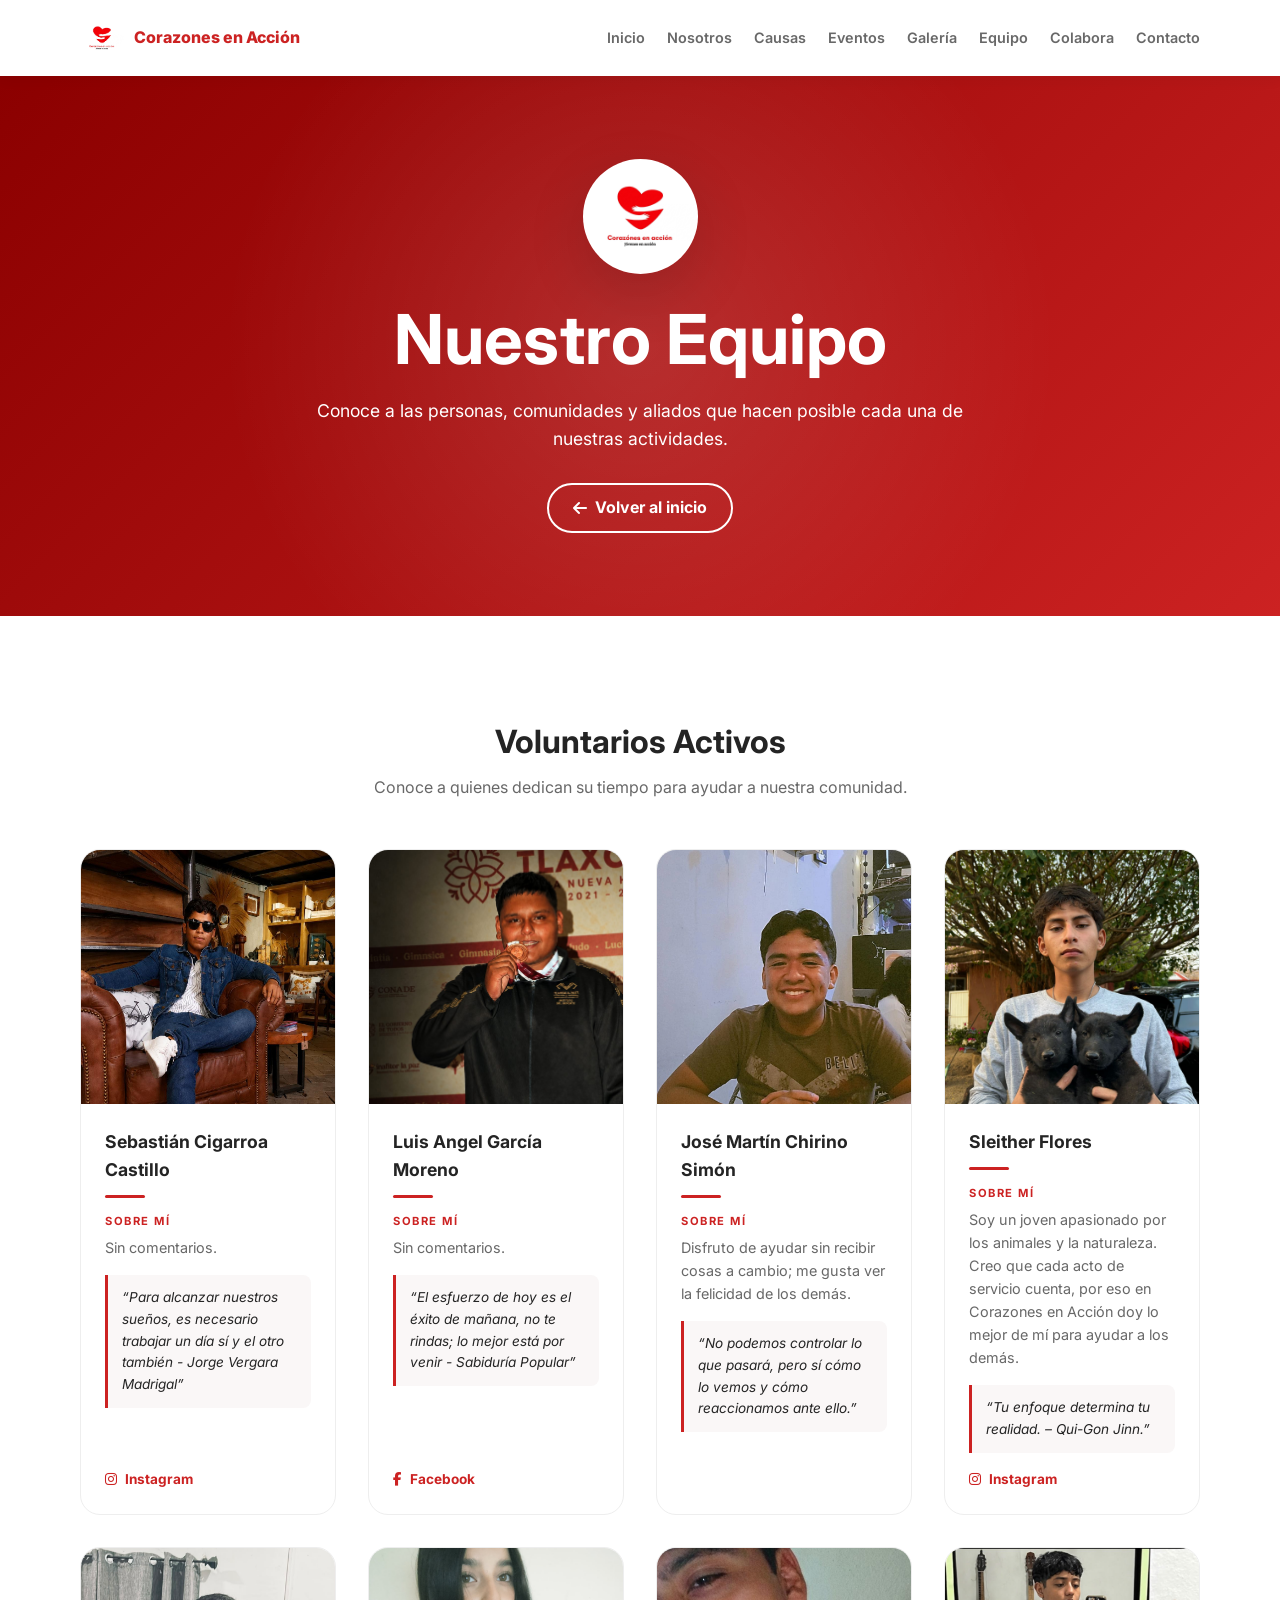
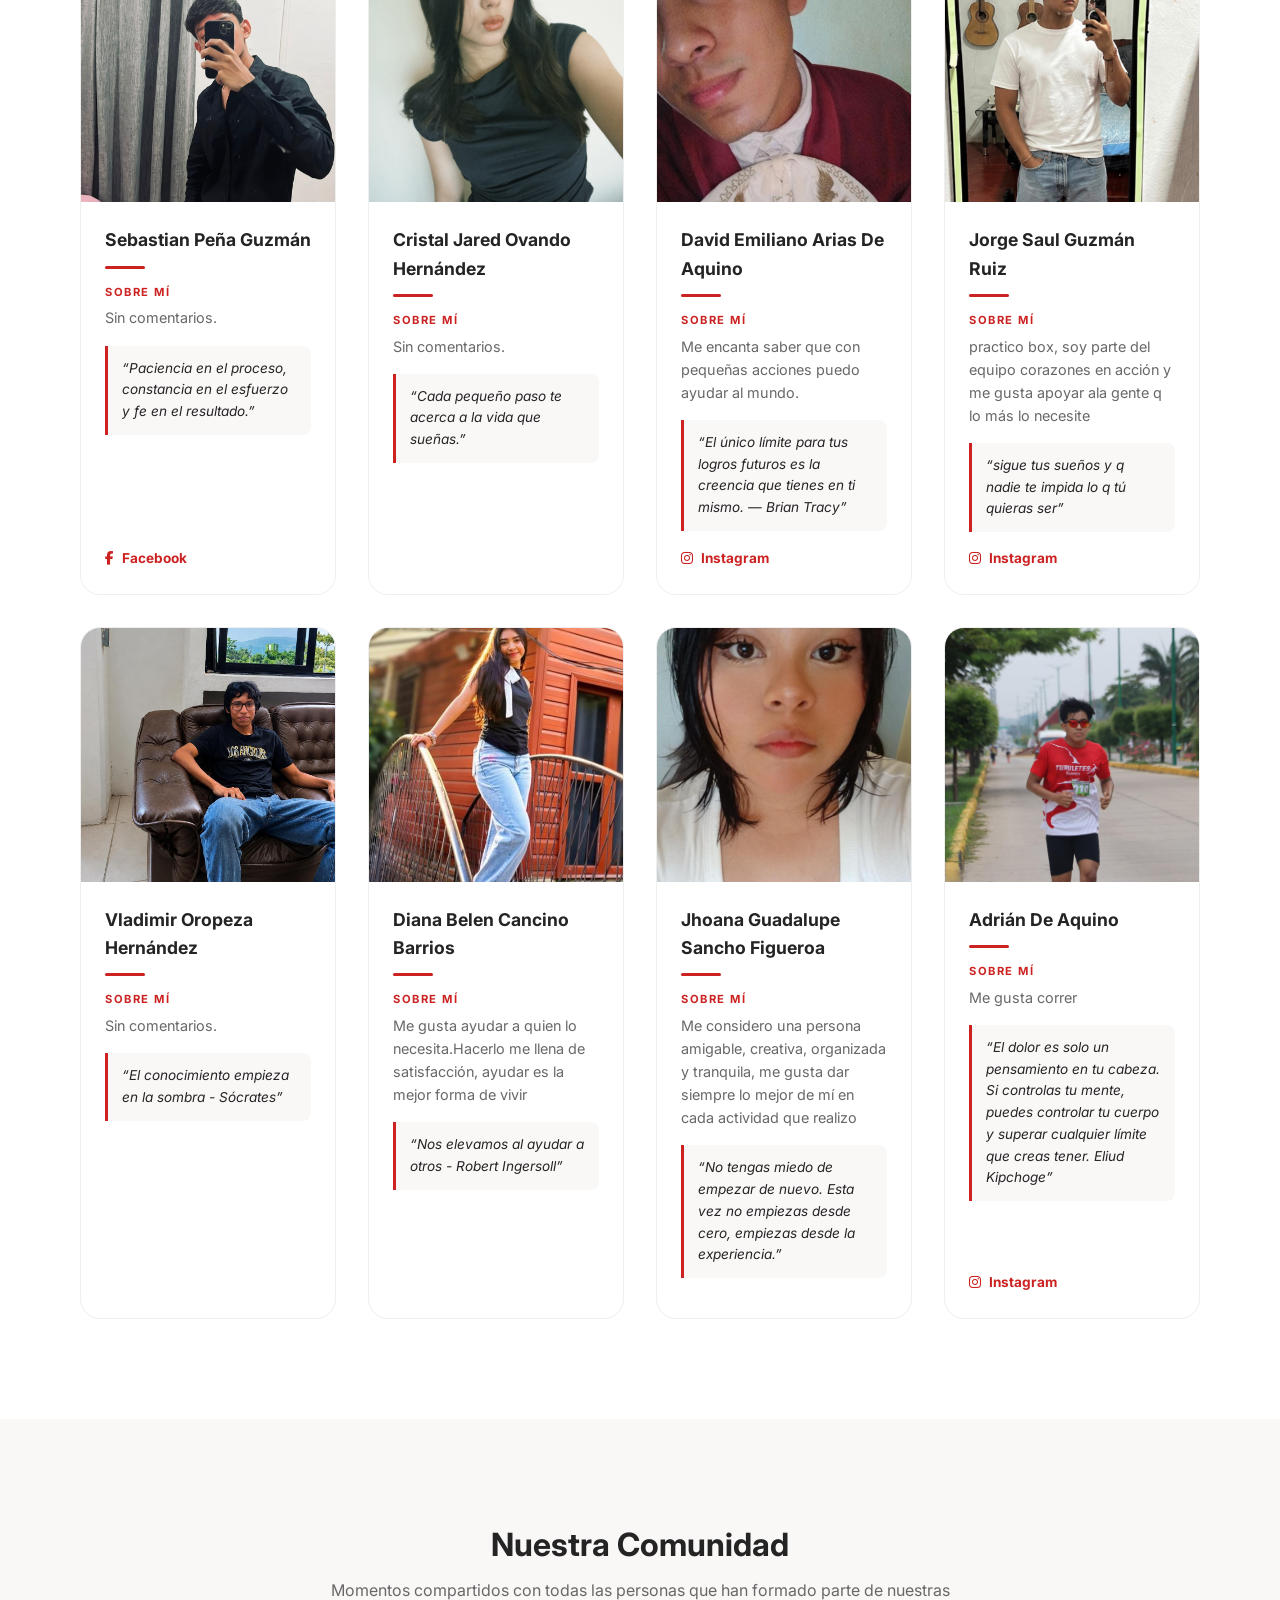
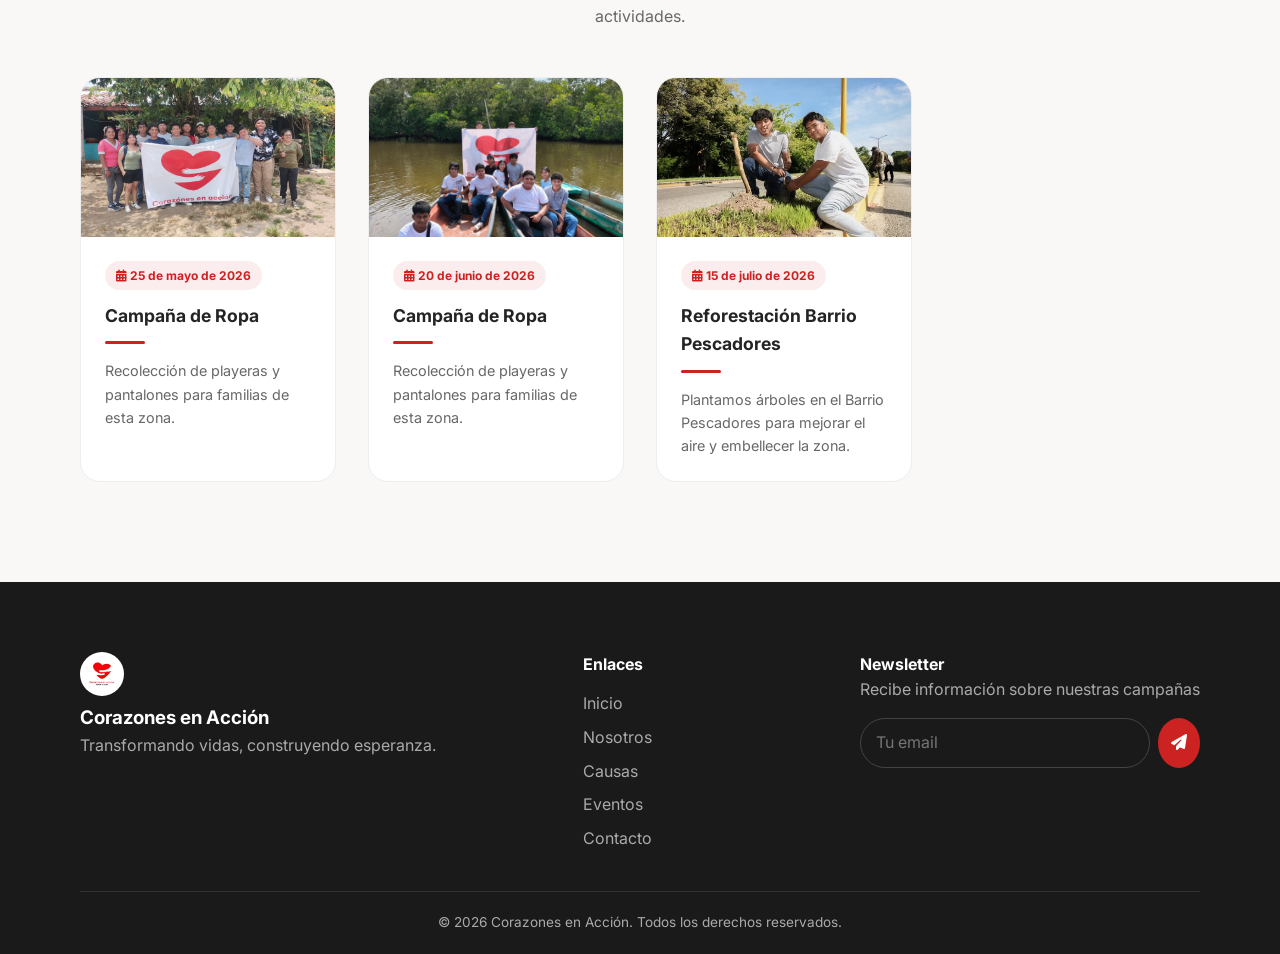
<file: equipo.html>
<!DOCTYPE html>
<html lang="es">
<head>
    <meta charset="UTF-8">
    <meta name="viewport" content="width=device-width, initial-scale=1.0">
    <title>Nuestro Equipo - Corazones en Acción</title>
    <link rel="icon" href="assets/images/logo.jpeg" type="image/jpeg">
    <meta name="description" content="Conoce a los voluntarios, comunidad y aliados de Corazones en Acción.">
    <link rel="stylesheet" href="css/styles.css">
    <link rel="stylesheet" href="css/variables.css">
    <link rel="stylesheet" href="css/animations.css">
    <link rel="stylesheet" href="css/components.css">
    <link rel="stylesheet" href="css/responsive.css">
    <link rel="stylesheet" href="css/equipo.css">
    <link rel="preconnect" href="https://fonts.googleapis.com">
    <link href="https://fonts.googleapis.com/css2?family=Inter:wght@400;500;600;700;800&display=swap" rel="stylesheet">
    <link rel="stylesheet" href="https://cdnjs.cloudflare.com/ajax/libs/font-awesome/6.5.0/css/all.min.css">
</head>
<body>
    <!-- HEADER -->
    <header class="header">
        <div class="container header__inner">
            <a href="index.html" class="header__logo">
                <img src="assets/images/logo.jpeg" alt="Corazones en Acción" class="header__logo-img" onerror="this.style.display='none'">
                <span class="header__logo-text">Corazones en Acción</span>
            </a>
            <nav class="nav" id="nav">
                <ul class="nav__list">
                    <li><a href="index.html" class="nav__link">Inicio</a></li>
                    <li><a href="index.html#nosotros" class="nav__link">Nosotros</a></li>
                    <li><a href="index.html#causas" class="nav__link">Causas</a></li>
                    <li><a href="index.html#eventos" class="nav__link">Eventos</a></li>
                    <li><a href="index.html#galeria" class="nav__link">Galería</a></li>
                    <li><a href="equipo.html" class="nav__link">Equipo</a></li>
                    <li><a href="index.html#colabora" class="nav__link">Colabora</a></li>
                    <li><a href="index.html#contacto" class="nav__link">Contacto</a></li>
                </ul>
            </nav>
            <button class="header__menu-btn" id="menuBtn" aria-label="Menú">
                <i class="fas fa-bars"></i>
            </button>
        </div>
    </header>

    <!-- HERO -->
    <section class="hero hero--short">
        <div class="hero__overlay"></div>
        <div class="container hero__content">
            <img src="assets/images/logo.jpeg" alt="Corazones en Acción" class="hero__logo" onerror="this.style.display='none'">
            <h1 class="hero__title">Nuestro Equipo</h1>
            <p class="hero__subtitle">Conoce a las personas, comunidades y aliados que hacen posible cada una de nuestras actividades.</p>
            <a href="index.html" class="btn btn--secondary">
                <i class="fas fa-arrow-left" style="margin-right:8px;"></i>Volver al inicio
            </a>
        </div>
    </section>

    <!-- VOLUNTARIOS -->
    <section class="section" id="secVoluntarios">
        <div class="container">
            <h2 class="section__title">Voluntarios Activos</h2>
            <p class="section__subtitle">Conoce a quienes dedican su tiempo para ayudar a nuestra comunidad.</p>
            <div class="eq-grid" id="gridVoluntarios"></div>
        </div>
    </section>

    <!-- COMUNIDAD -->
    <section class="section section--alt" id="secComunidad">
        <div class="container">
            <h2 class="section__title">Nuestra Comunidad</h2>
            <p class="section__subtitle">Momentos compartidos con todas las personas que han formado parte de nuestras actividades.</p>
            <div class="eq-grid" id="gridComunidad"></div>
        </div>
    </section>

    <!-- DONADORES -->
    <section class="section" id="secDonadores">
        <div class="container">
            <h2 class="section__title">Nuestros Donadores</h2>
            <p class="section__subtitle">Agradecemos a todas las personas, empresas y organizaciones que hacen posible este proyecto.</p>
            <div class="eq-grid" id="gridDonadores"></div>
        </div>
    </section>

    <!-- Modal reutilizable para los perfiles de voluntariado en móvil -->
    <div class="vol-profile-modal" id="volModalOverlay" role="dialog" aria-modal="true" aria-label="Perfil del voluntario" aria-hidden="true">
        <div class="vol-profile-modal__dialog" id="volModal" role="document">
            <button class="vol-profile-modal__close" id="volModalClose" type="button" aria-label="Cerrar perfil">
                <i class="fas fa-times" aria-hidden="true"></i>
            </button>
            <div class="vol-profile-modal__content" id="volModalContent"></div>
        </div>
    </div>

    <!-- FOOTER -->
    <footer class="footer">
        <div class="container">
            <div class="footer__content">
                <div class="footer__brand">
                    <img src="assets/images/logo.jpeg" alt="" onerror="this.style.display='none'">
                    <h3>Corazones en Acción</h3>
                    <p>Transformando vidas, construyendo esperanza.</p>
                </div>
                <div class="footer__links">
                    <h4>Enlaces</h4>
                    <ul>
                        <li><a href="index.html#inicio">Inicio</a></li>
                        <li><a href="index.html#nosotros">Nosotros</a></li>
                        <li><a href="index.html#causas">Causas</a></li>
                        <li><a href="index.html#eventos">Eventos</a></li>
                        <li><a href="index.html#contacto">Contacto</a></li>
                    </ul>
                
                </div>
                <div class="footer__newsletter">
                    <h4>Newsletter</h4>
                    <p>Recibe información sobre nuestras campañas</p>
                    <form class="footer__form">
                        <input type="email" placeholder="Tu email">
                        <button type="submit"><i class="fas fa-paper-plane"></i></button>
                    </form>
                </div>
            </div>
            <div class="footer__bottom">
                <p>&copy; 2026 Corazones en Acción. Todos los derechos reservados.</p>
            </div>
        </div>
    </footer>

    <script type="module" src="js/main.js"></script>
    <script type="module" src="js/equipo.js"></script>
</body>
</html>
</file>
<file: css/styles.css>
/* Base global: el resto del estilo vive en archivos especializados. */
@import url('./variables.css');
@import url('./animations.css');
@import url('./components.css');
@import url('./responsive.css');

* { box-sizing: border-box; margin: 0; padding: 0; }
html { scroll-behavior: smooth; scroll-padding-top: var(--header-height); }
body { background: var(--color-bg); color: var(--color-text); font-family: var(--font-family); line-height: 1.6; }
img { max-width: 100%; }
a { color: inherit; text-decoration: none; }
ul { list-style: none; }
button, input { font: inherit; }
:focus-visible { outline: 3px solid var(--color-primary-light); outline-offset: 3px; }
.container { width: min(1120px, calc(100% - 40px)); margin-inline: auto; }
.no-scroll { overflow: hidden; }
[hidden] { display: none !important; }
</file>
<file: css/variables.css>
:root {
  --color-primary: #cc2222; --color-primary-dark: #8b0000; --color-primary-light: #ef5350;
  --color-text: #242424; --color-text-light: #686868; --color-white: #fff; --color-bg: #fff; --color-bg-alt: #faf7f7;
  --font-family: 'Inter', sans-serif; --header-height: 76px;
  --radius-sm: 12px; --radius-md: 20px; --radius-pill: 999px;
  --shadow-sm: 0 8px 24px rgba(0,0,0,.08); --shadow-md: 0 16px 40px rgba(0,0,0,.12); --shadow-lg: 0 20px 60px rgba(0,0,0,.14);
  --transition: .28s ease;
}
</file>
<file: css/animations.css>
@keyframes whatsappPulse { 0%,100% { box-shadow: 0 8px 25px rgba(37,211,102,.35); } 50% { box-shadow: 0 8px 32px rgba(37,211,102,.65); } }
@keyframes fadeUp { from { opacity: 0; transform: translateY(26px); } to { opacity: 1; transform: none; } }
.reveal { opacity: 0; transform: translateY(26px); transition: opacity .6s ease, transform .6s ease; }
.reveal.is-visible { opacity: 1; transform: none; }
.fade-in { animation: fadeUp .6s ease both; }
</file>
<file: css/components.css>
/* Navegación */
.header { height: var(--header-height); position: sticky; top: 0; z-index: 20; background: rgba(255,255,255,.96); box-shadow: 0 2px 15px rgba(0,0,0,.06); }
.header__inner { height: 100%; display:flex; align-items:center; justify-content:space-between; gap: 20px; }
.header__logo { display:flex; align-items:center; gap:10px; font-weight:800; color:var(--color-primary); }
.header__logo-img { width:44px; height:44px; border-radius:50%; object-fit:cover; }.nav__list { display:flex; align-items:center; gap:22px; }.nav__link { color:var(--color-text-light); font-size:.9rem; font-weight:600; }.nav__link:hover { color:var(--color-primary); }.header__menu-btn { display:none; border:0; background:transparent; color:var(--color-primary); font-size:1.35rem; cursor:pointer; }
/* Estructura y hero */
.section { padding:100px 0; }.section--alt { background:var(--color-bg-alt); }.section--donate { background:linear-gradient(135deg, var(--color-primary), var(--color-primary-dark)); }.section__title { color:var(--color-text); font-size:2rem; text-align:center; }.section__subtitle { color:var(--color-text-light); text-align:center; margin:8px auto 48px; max-width:650px; }.section__title--light,.section__subtitle--light { color:#fff; }
.hero { min-height:calc(100vh - var(--header-height)); position:relative; display:grid; place-items:center; overflow:hidden; background:linear-gradient(135deg,#8b0000,#cc2222); color:#fff; text-align:center; }.hero__overlay { position:absolute; inset:0; background:radial-gradient(circle,rgba(255,255,255,.12),transparent 60%); }.hero__content { position:relative; padding:60px 0; }.hero__logo { width:115px; height:115px; border-radius:50%; object-fit:cover; margin-bottom:20px; box-shadow:var(--shadow-lg); }.hero__title { font-size:clamp(2.5rem,6vw,4.3rem); line-height:1.1; }.hero__subtitle { max-width:720px; margin:20px auto 30px; font-size:1.1rem; }.hero__buttons { display:flex; justify-content:center; gap:14px; }
.btn { border:2px solid transparent; border-radius:var(--radius-pill); display:inline-flex; align-items:center; justify-content:center; min-height:46px; padding:10px 24px; font-weight:700; transition:var(--transition); cursor:pointer; }.btn--primary { background:var(--color-primary); color:#fff; }.btn--primary:hover { background:var(--color-primary-dark); transform:translateY(-2px); }.btn--secondary { border-color:#fff; color:#fff; }.btn--secondary:hover { background:#fff; color:var(--color-primary); }
/* Nosotros, causas y eventos */
.about { display:grid; grid-template-columns:1fr 1fr; align-items:center; gap:80px; }.about h3 { margin:22px 0 8px; font-size:1.3rem; }.about p { color:var(--color-text-light); }.about__stats { display:grid; grid-template-columns:repeat(3,1fr); gap:14px; margin-top:30px; }.stat { border:1px solid #eee; border-radius:var(--radius-sm); padding:18px 8px; text-align:center; }.stat__number { display:block; color:var(--color-primary); font-weight:800; font-size:2rem; }.stat__label { color:var(--color-text-light); font-size:.8rem; }.about__image img { border-radius:var(--radius-md); box-shadow:var(--shadow-lg); }
.cards,.donate-options { display:grid; grid-template-columns:repeat(auto-fit,minmax(230px,1fr)); gap:20px; }.card,.donate-card { border-radius:var(--radius-md); padding:38px 28px; text-align:center; transition:var(--transition); }.card { background:#fff; border:1px solid #eee; }.card:hover,.event-card:hover { border-color:var(--color-primary); transform:translateY(-6px); box-shadow:var(--shadow-md); }.card__icon,.donate-card__icon { color:var(--color-primary); font-size:2.5rem; margin-bottom:20px; }.card__title { margin-bottom:10px; }.card__text,.event-card__desc { color:var(--color-text-light); }.donate-card { background:rgba(255,255,255,.1); border:1px solid rgba(255,255,255,.22); color:#fff; }.donate-card__icon { color:#fff; }
.events { display:grid; grid-template-columns:repeat(auto-fit,minmax(300px,1fr)); gap:24px; }.event-card { border:1px solid #eee; border-radius:var(--radius-md); overflow:hidden; background:#fff; transition:var(--transition); }.event-card__date { padding:18px; background:var(--color-primary); color:#fff; text-align:center; }.event-card__day { display:block; font-size:2rem; font-weight:800; line-height:1; }.event-card__month { font-size:.8rem; letter-spacing:1px; }.event-card__body { padding:24px; }.event-card__title { margin-bottom:8px; }.event-card__desc { margin-bottom:18px; }.event-card__meta { display:flex; flex-wrap:wrap; gap:12px; color:var(--color-text-light); font-size:.85rem; }.event-card__meta i { color:var(--color-primary); margin-right:5px; }
/* Galería, contacto y pie */
.gallery { display:grid; grid-template-columns:repeat(auto-fill,minmax(250px,1fr)); gap:20px; }.gallery__item { border-radius:var(--radius-sm); overflow:hidden; position:relative; aspect-ratio:4/3; box-shadow:var(--shadow-sm); }.gallery__item img { width:100%; height:100%; object-fit:cover; transition:transform .45s ease; }.gallery__item:hover img { transform:scale(1.06); }.gallery__item-overlay { position:absolute; inset:0; display:flex; align-items:end; padding:20px; color:#fff; background:linear-gradient(transparent,rgba(0,0,0,.7)); opacity:0; transition:var(--transition); }.gallery__item:hover .gallery__item-overlay { opacity:1; }
.contact { display:grid; grid-template-columns:1fr 1fr; gap:60px; align-items:center; }.contact__info { display:grid; gap:22px; }.contact__item { display:flex; gap:16px; }.contact__item>i { color:var(--color-primary); font-size:1.3rem; width:25px; margin-top:3px; }.contact__item p { color:var(--color-text-light); }.contact__social-icons { display:flex; gap:10px; margin-top:8px; }.contact__social-link { display:grid; place-items:center; height:40px; width:40px; border:1px solid #eee; border-radius:50%; color:var(--color-primary); }.contact__social-link:hover { background:var(--color-primary); color:#fff; }.contact__illustration { padding:40px 28px; border:1px solid #eee; background:var(--color-bg-alt); border-radius:var(--radius-md); text-align:center; }.contact__illustration>i { font-size:3.4rem; color:var(--color-primary); margin-bottom:18px; }.contact__illustration p { color:var(--color-text-light); margin:15px 0 24px; }.contact__buttons { display:flex; flex-wrap:wrap; justify-content:center; gap:12px; }.btn--dark { color:var(--color-text); border-color:var(--color-text); }
.contact__map { margin-top:40px; }.map-card { overflow:hidden; border-radius:var(--radius-md); box-shadow:var(--shadow-md); background:#fff; }.map-card__frame { display:block; width:100%; min-height:360px; border:0; }.map-card__link { display:block; padding:13px 18px; color:var(--color-primary); font-weight:700; text-align:right; }.event-map { margin-top:20px; box-shadow:var(--shadow-sm); }.event-map .map-card__frame { min-height:200px; }.event-map .map-card__link { font-size:.85rem; }
.footer { background:#1a1a1a; color:#aaa; padding:70px 0 0; }.footer__content { display:grid; grid-template-columns:2fr 1fr 1.5fr; gap:50px; padding-bottom:40px; }.footer h3,.footer h4 { color:#fff; }.footer__brand img { height:44px; border-radius:50%; }.footer__links ul { display:grid; gap:8px; margin-top:14px; }.footer__form { display:flex; gap:8px; margin-top:15px; }.footer__form input { min-width:0; flex:1; padding:11px 15px; border:1px solid #444; border-radius:var(--radius-pill); background:transparent; color:#fff; }.footer__form button { width:42px; border:0; border-radius:50%; background:var(--color-primary); color:#fff; }.footer__bottom { border-top:1px solid #333; text-align:center; padding:20px; font-size:.85rem; }
/* Utilidades y accesibilidad */
.empty-state { grid-column:1/-1; color:var(--color-text-light); text-align:center; }.modal-overlay { display:none; }.donate-card--action { border:0; color:#fff; cursor:pointer; font:inherit; text-align:center; }.donate-card--action:hover { transform:translateY(-6px); background:rgba(255,255,255,.18); box-shadow:var(--shadow-md); }.donate-card__action { display:inline-flex; gap:8px; align-items:center; margin-top:20px; font-size:.85rem; font-weight:700; }.donate-card--disabled { cursor:not-allowed; opacity:.55; }.donate-card--disabled:hover { transform:none; background:rgba(255,255,255,.1); box-shadow:none; }.donation-modal { position:fixed; z-index:100; inset:0; display:flex; align-items:center; justify-content:center; padding:20px; background:rgba(33,15,15,.58); opacity:0; visibility:hidden; pointer-events:none; transition:opacity .25s ease, visibility .25s ease; }.donation-modal--open { opacity:1; visibility:visible; pointer-events:auto; }.donation-modal__dialog { position:relative; width:min(100%, 510px); max-height:calc(100vh - 40px); overflow:auto; padding:34px; border-radius:var(--radius-md); background:#fff; box-shadow:0 24px 70px rgba(61,10,10,.32); transform:translateY(16px) scale(.97); transition:transform .28s ease; }.donation-modal--open .donation-modal__dialog { transform:translateY(0) scale(1); }.donation-modal__close { position:absolute; top:14px; right:14px; display:grid; width:42px; height:42px; place-items:center; border:0; border-radius:50%; background:var(--color-bg-alt); color:var(--color-primary); cursor:pointer; }.donation-modal__icon { color:var(--color-primary); font-size:2rem; }.donation-modal__dialog h2 { margin:12px 0 4px; }.donation-modal__intro,.donation-modal__instructions { color:var(--color-text-light); }.donation-modal__detail { display:grid; gap:2px; margin-top:15px; padding:12px 14px; border-radius:10px; background:var(--color-bg-alt); }.donation-modal__detail strong { color:var(--color-primary); font-size:.8rem; text-transform:uppercase; letter-spacing:.04em; }.donation-modal__instructions { margin-top:18px; font-size:.9rem; }.whatsapp-float { position:fixed; right:24px; bottom:24px; z-index:30; display:flex; gap:9px; align-items:center; padding:13px 17px; background:#25d366; color:#fff; border-radius:var(--radius-pill); font-weight:700; box-shadow:0 8px 25px rgba(37,211,102,.4); animation:whatsappPulse 2.4s infinite; transition:opacity var(--transition),transform var(--transition); }.whatsapp-float i { font-size:1.5rem; }.whatsapp-float--hidden { opacity:0; transform:translateY(16px); pointer-events:none; }
</file>
<file: css/responsive.css>
@media (max-width: 768px) { .header__menu-btn { display:block; }.nav { position:absolute; top:var(--header-height); left:0; right:0; padding:16px 20px; background:#fff; box-shadow:var(--shadow-sm); transform:translateY(-120%); opacity:0; pointer-events:none; transition:var(--transition); }.nav--open { transform:translateY(0); opacity:1; pointer-events:auto; }.nav__list { flex-direction:column; align-items:stretch; gap:2px; }.nav__link { display:block; padding:10px; }.about,.contact { grid-template-columns:1fr; gap:42px; }.section { padding:70px 0; }.footer__content { grid-template-columns:1fr; gap:30px; }.map-card__frame { min-height:300px; } }
@media (max-width: 520px) { .container { width:min(100% - 28px,1120px); }.section__title { font-size:1.7rem; }.hero__buttons { flex-direction:column; align-items:center; }.hero__buttons .btn { min-width:250px; }.about__stats { grid-template-columns:1fr; }.whatsapp-float span { display:none; }.whatsapp-float { right:16px; bottom:16px; width:54px; height:54px; padding:0; justify-content:center; }.contact__buttons { flex-direction:column; }.map-card__frame { min-height:240px; } }
@media (max-width: 1024px) { .eq-grid { grid-template-columns:repeat(2,1fr); } }
@media (max-width: 520px) { .eq-grid { grid-template-columns:1fr; gap:20px; } }
</file>
<file: css/equipo.css>
/* Componentes exclusivos de las páginas de equipo. */
.hero--short { min-height:60vh; }
.eq-grid { display:grid; grid-template-columns:repeat(4,1fr); gap:32px; }
.eq-card { background:#fff; border:1px solid #eee; border-radius:var(--radius-md); overflow:hidden; display:flex; flex-direction:column; transition:var(--transition); }
.eq-card:hover { border-color:var(--color-primary); box-shadow:0 20px 50px rgba(204,34,34,.1); transform:translateY(-8px); }
.eq-card__photo { width:100%; aspect-ratio:1; display:block; object-fit:cover; }.eq-card--comunidad .eq-card__photo { aspect-ratio:16/10; }
.eq-card__body { padding:24px; display:flex; flex:1; flex-direction:column; }.eq-card__name { margin-bottom:11px; font-size:1.1rem; }.eq-card__divider { width:40px; height:3px; margin-bottom:15px; background:var(--color-primary); border-radius:2px; }.eq-card__label { margin-bottom:5px; color:var(--color-primary); font-size:.7rem; font-weight:700; letter-spacing:1.5px; text-transform:uppercase; }.eq-card__text { color:var(--color-text-light); font-size:.9rem; }.eq-card__text--italic { font-style:italic; }.eq-card__quote { margin:16px 0; padding:12px 14px; background:var(--color-bg-alt); border-left:3px solid var(--color-primary); border-radius:0 8px 8px 0; }.eq-card__quote p { font-size:.85rem; font-style:italic; }.eq-card__social { display:inline-flex; gap:8px; align-items:center; width:max-content; margin-top:auto; color:var(--color-primary); font-size:.85rem; font-weight:700; }.eq-card__badge { width:max-content; margin-bottom:12px; padding:5px 11px; border-radius:var(--radius-pill); background:rgba(204,34,34,.08); color:var(--color-primary); font-size:.75rem; font-weight:700; }.eq-card__badge--tipo { background:rgba(40,167,69,.1); color:#20823a; }.vol-viewall-wrapper { margin-top:36px; text-align:center; }
.eq-card__profile-trigger { display:none; }
.eq-card__name-mobile { display:none; }

/* Modal reutilizable de perfiles. Solo se abre desde las tarjetas móviles. */
.vol-profile-modal { position:fixed; z-index:100; inset:0; display:flex; align-items:center; justify-content:center; padding:20px; background:rgba(33, 15, 15, .58); opacity:0; visibility:hidden; pointer-events:none; transition:opacity .25s ease, visibility .25s ease; }
.vol-profile-modal--open { opacity:1; visibility:visible; pointer-events:auto; }
.vol-profile-modal__dialog { position:relative; width:min(100%, 530px); max-height:min(720px, calc(100vh - 40px)); overflow:auto; padding:32px; border-radius:var(--radius-md); background:#fff; box-shadow:0 24px 70px rgba(61, 10, 10, .32); transform:translateY(16px) scale(.97); transition:transform .28s ease; }
.vol-profile-modal--open .vol-profile-modal__dialog { transform:translateY(0) scale(1); }
.vol-profile-modal__close { position:absolute; z-index:1; top:14px; right:14px; display:grid; width:42px; height:42px; place-items:center; border:0; border-radius:50%; background:rgba(255,255,255,.92); color:var(--color-primary); box-shadow:var(--shadow-sm); cursor:pointer; }
.vol-profile-modal__photo { display:block; width:100%; max-height:min(58vh, 520px); border-radius:14px; background:var(--color-bg-alt); object-fit:contain; }
.vol-profile-modal__name { margin:24px 0 10px; color:var(--color-text); font-size:1.55rem; line-height:1.25; }
.vol-profile-modal__text { color:var(--color-text-light); }
.vol-profile-modal__quote { margin:18px 0; padding:14px 16px; border-left:3px solid var(--color-primary); border-radius:0 10px 10px 0; background:var(--color-bg-alt); color:var(--color-text); font-style:italic; }
.vol-profile-modal__social { display:inline-flex; gap:9px; align-items:center; color:var(--color-primary); font-weight:700; }

/* Estas reglas van aquí porque equipo.css se carga después de responsive.css. */
@media (max-width:1024px) {
  .eq-grid { grid-template-columns:repeat(2, minmax(0, 1fr)); }
}

@media (max-width:768px) {
  .eq-card--voluntario { display:grid; grid-template-columns:104px minmax(0, 1fr); min-height:112px; cursor:pointer; }
  .eq-card--voluntario:hover { border-color:#eee; box-shadow:none; transform:none; }
  .eq-card--voluntario .eq-card__photo { height:100%; aspect-ratio:auto; }
  .eq-card--voluntario .eq-card__body { justify-content:center; padding:16px; }
  .eq-card--voluntario .eq-card__name { margin:0 0 10px; font-size:1.1rem; line-height:1.2; }
  .eq-card--voluntario .eq-card__name-full { display:none; }
  .eq-card--voluntario .eq-card__name-mobile { display:inline; }
  .eq-card--voluntario .eq-card__divider,
  .eq-card--voluntario .eq-card__label,
  .eq-card--voluntario .eq-card__text,
  .eq-card--voluntario .eq-card__quote,
  .eq-card--voluntario .eq-card__social { display:none; }
  .eq-card--voluntario .eq-card__profile-trigger { display:inline-flex; gap:8px; align-items:center; width:max-content; padding:0; border:0; background:transparent; color:var(--color-primary); font-size:.85rem; font-weight:700; cursor:pointer; }
  #eqHomeGrid { gap:16px; grid-template-columns:repeat(2, minmax(0, 1fr)); }
  #eqHomeGrid .eq-card--voluntario { display:flex; min-height:0; }
  #eqHomeGrid .eq-card--voluntario .eq-card__photo { width:100%; height:auto; aspect-ratio:1; }
  #eqHomeGrid .eq-card__body { display:flex; flex:0; padding:11px 12px 13px; }
  #eqHomeGrid .eq-card--voluntario .eq-card__name { margin:0; text-align:center; }
  #eqHomeGrid .eq-card--voluntario .eq-card__profile-trigger { display:none; }
  #gridVoluntarios .eq-card--voluntario { position:relative; display:flex; min-height:0; }
  #gridVoluntarios .eq-card--voluntario .eq-card__photo { width:100%; height:auto; aspect-ratio:1; }
  #gridVoluntarios .eq-card__body { flex:0; padding:11px 12px 13px; }
  #gridVoluntarios .eq-card--voluntario .eq-card__name { margin:0; text-align:center; }
  #gridVoluntarios .eq-card--voluntario .eq-card__profile-trigger { position:absolute; z-index:1; inset:0; display:block; width:100%; height:100%; padding:0; opacity:0; }
  .vol-viewall-wrapper { margin-top:28px; }
}

@media (max-width:520px) {
  .vol-profile-modal { padding:14px; }
  .vol-profile-modal__dialog { max-height:calc(100vh - 28px); padding:24px; }
  .vol-profile-modal__photo { max-height:58vh; }
}
</file>
